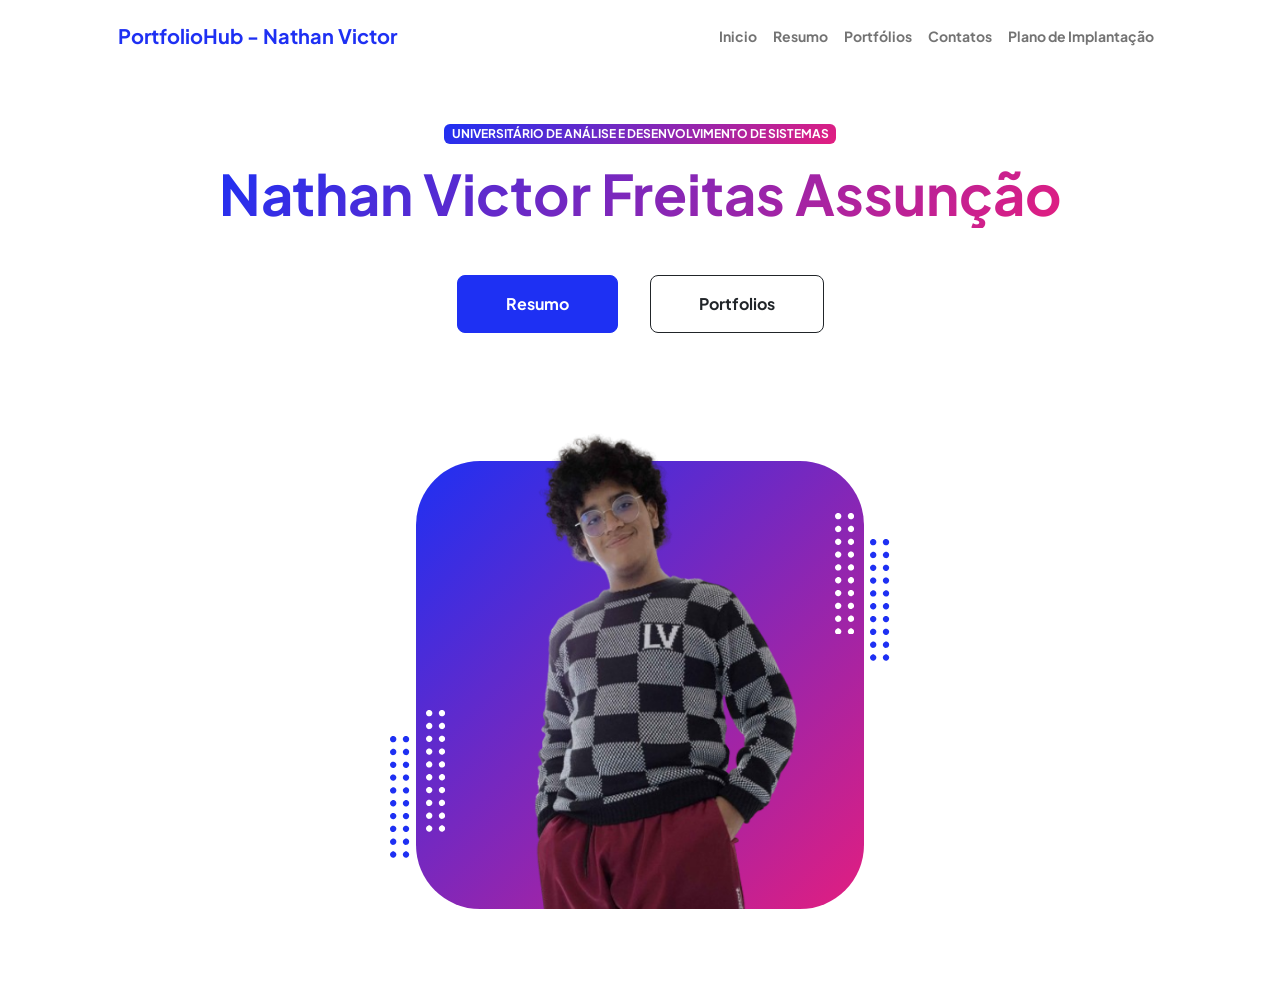
<file: index.html>
<!DOCTYPE html>
<html lang="en">


    <head>
        <meta charset="utf-8" />
        <meta name="viewport" content="width=device-width, initial-scale=1, shrink-to-fit=no" />
        <meta name="description" content="" />
        <meta name="author" content="" />
        <title>PortfolioHub - Nathan Victor Freitas Assunção</title>
        <!-- Favicon-->
        <link rel="icon" type="image/x-icon" href="assets/favicon.ico" />
        <!-- Custom Google font-->
        <link rel="preconnect" href="https://fonts.googleapis.com" />
        <link rel="preconnect" href="https://fonts.gstatic.com" crossorigin />
        <link href="https://fonts.googleapis.com/css2?family=Plus+Jakarta+Sans:wght@100;200;300;400;500;600;700;800;900&amp;display=swap" rel="stylesheet" />
        <!-- Bootstrap icons-->
        <link href="https://cdn.jsdelivr.net/npm/bootstrap-icons@1.8.1/font/bootstrap-icons.css" rel="stylesheet" />
        <!-- Core theme CSS (includes Bootstrap)-->
        <link href="css/styles.css" rel="stylesheet" />
    </head>


    <body class="d-flex flex-column h-100">
        <main class="flex-shrink-0">
            
            <!-- Navigation-->
            <nav class="navbar navbar-expand-lg navbar-light bg-white py-3">
                <div class="container px-5">
                    <a class="navbar-brand" href="index.html"><span class="fw-bolder text-primary">PortfolioHub - Nathan Victor</span></a>
                    <button class="navbar-toggler" type="button" data-bs-toggle="collapse" data-bs-target="#navbarSupportedContent" aria-controls="navbarSupportedContent" aria-expanded="false" aria-label="Toggle navigation"><span class="navbar-toggler-icon"></span></button>
                    <div class="collapse navbar-collapse" id="navbarSupportedContent">
                        <ul class="navbar-nav ms-auto mb-2 mb-lg-0 small fw-bolder">
                            <li class="nav-item"><a class="nav-link" href="index.html">Inicio</a></li>
                            <li class="nav-item"><a class="nav-link" href="resumo.html">Resumo</a></li>
                            <li class="nav-item"><a class="nav-link" href="portfolios.html">Portfólios</a></li>
                            <li class="nav-item"><a class="nav-link" href="contatos.html">Contatos</a></li>
                            <li class="nav-item"><a class="nav-link" href="https://docs.google.com/document/d/1Pz-uGKKR_5woy3SZvw393J3rif1ak4wphvKi2PFFeQk/edit?usp=sharing">Plano de Implantação</a></li>
                        </ul>
                    </div>
                </div>
            </nav>

            <!-- Header-->
            <header class="py-5">
                <div class="container px-5 pb-5">
                    <div class="row gx-5 align-items-center">
                        <div class="col-xxl-5">
                            <!-- Header text content-->
                            <div class="text-center text-xxl-start">
                                <div class="badge bg-gradient-primary-to-secondary text-white mb-3"><div class="text-uppercase">Universitário de Análise e Desenvolvimento de Sistemas</div></div>
                                <h1 class="display-4 fw-bolder mb-5"><span class="text-gradient d-inline">Nathan Victor Freitas Assunção</span></h1>
                                <div class="d-grid gap-3 d-sm-flex justify-content-sm-center justify-content-xxl-start mb-3">
                                    <a class="btn btn-primary btn-lg px-5 py-3 me-sm-3 fs-6 fw-bolder" href="resumo.html">Resumo</a>
                                    <a class="btn btn-outline-dark btn-lg px-5 py-3 fs-6 fw-bolder" href="portfolios.html">Portfolios</a>
                                </div>
                            </div>
                        </div>
                        <div class="col-xxl-7">
                            <!-- Header profile picture-->
                            <div class="d-flex justify-content-center mt-5 mt-xxl-0">
                                <div class="profile bg-gradient-primary-to-secondary">
                                    <!-- TIP: For best results, use a photo with a transparent background like the demo example below-->
                                    <!-- Watch a tutorial on how to do this on YouTube (link)-->
                                    <img class="profile-img" src="assets/eu14.png" alt="..." />
                                    <div class="dots-1">
                                        <!-- SVG Dots-->
                                        <svg version="1.1" xmlns="http://www.w3.org/2000/svg" xmlns:xlink="http://www.w3.org/1999/xlink" x="0px" y="0px" viewBox="0 0 191.6 1215.4" style="enable-background: new 0 0 191.6 1215.4" xml:space="preserve">
                                            <g transform="translate(0.000000,1280.000000) scale(0.100000,-0.100000)">
                                                <path d="M227.7,12788.6c-105-35-200-141-222-248c-43-206,163-412,369-369c155,32,275,190,260,339c-11,105-90,213-190,262        C383.7,12801.6,289.7,12808.6,227.7,12788.6z"></path>
                                                <path d="M1507.7,12788.6c-151-50-253-216-222-362c25-119,136-230,254-255c194-41,395,142,375,339c-11,105-90,213-190,262        C1663.7,12801.6,1569.7,12808.6,1507.7,12788.6z"></path>
                                                <path d="M227.7,11508.6c-105-35-200-141-222-248c-43-206,163-412,369-369c155,32,275,190,260,339c-11,105-90,213-190,262        C383.7,11521.6,289.7,11528.6,227.7,11508.6z"></path>
                                                <path d="M1507.7,11508.6c-151-50-253-216-222-362c25-119,136-230,254-255c194-41,395,142,375,339c-11,105-90,213-190,262        C1663.7,11521.6,1569.7,11528.6,1507.7,11508.6z"></path>
                                                <path d="M227.7,10228.6c-105-35-200-141-222-248c-43-206,163-412,369-369c155,32,275,190,260,339c-11,105-90,213-190,262        C383.7,10241.6,289.7,10248.6,227.7,10228.6z"></path>
                                                <path d="M1507.7,10228.6c-105-35-200-141-222-248c-43-206,163-412,369-369c155,32,275,190,260,339c-11,105-90,213-190,262        C1663.7,10241.6,1569.7,10248.6,1507.7,10228.6z"></path>
                                                <path d="M227.7,8948.6c-105-35-200-141-222-248c-43-206,163-412,369-369c155,32,275,190,260,339c-11,105-90,213-190,262        C383.7,8961.6,289.7,8968.6,227.7,8948.6z"></path>
                                                <path d="M1507.7,8948.6c-105-35-200-141-222-248c-43-206,163-412,369-369c155,32,275,190,260,339c-11,105-90,213-190,262        C1663.7,8961.6,1569.7,8968.6,1507.7,8948.6z"></path>
                                                <path d="M227.7,7668.6c-105-35-200-141-222-248c-43-206,163-412,369-369c155,32,275,190,260,339c-11,105-90,213-190,262        C383.7,7681.6,289.7,7688.6,227.7,7668.6z"></path>
                                                <path d="M1507.7,7668.6c-105-35-200-141-222-248c-43-206,163-412,369-369c155,32,275,190,260,339c-11,105-90,213-190,262        C1663.7,7681.6,1569.7,7688.6,1507.7,7668.6z"></path>
                                                <path d="M227.7,6388.6c-105-35-200-141-222-248c-43-206,163-412,369-369c155,32,275,190,260,339c-11,105-90,213-190,262        C383.7,6401.6,289.7,6408.6,227.7,6388.6z"></path>
                                                <path d="M1507.7,6388.6c-105-35-200-141-222-248c-43-206,163-412,369-369c155,32,275,190,260,339c-11,105-90,213-190,262        C1663.7,6401.6,1569.7,6408.6,1507.7,6388.6z"></path>
                                                <path d="M227.7,5108.6c-105-35-200-141-222-248c-43-206,163-412,369-369c155,32,275,190,260,339c-11,105-90,213-190,262        C383.7,5121.6,289.7,5128.6,227.7,5108.6z"></path>
                                                <path d="M1507.7,5108.6c-105-35-200-141-222-248c-43-206,163-412,369-369c155,32,275,190,260,339c-11,105-90,213-190,262        C1663.7,5121.6,1569.7,5128.6,1507.7,5108.6z"></path>
                                                <path d="M227.7,3828.6c-105-35-200-141-222-248c-43-206,163-412,369-369c155,32,275,190,260,339c-11,105-90,213-190,262        C383.7,3841.6,289.7,3848.6,227.7,3828.6z"></path>
                                                <path d="M1507.7,3828.6c-105-35-200-141-222-248c-43-206,163-412,369-369c155,32,275,190,260,339c-11,105-90,213-190,262        C1663.7,3841.6,1569.7,3848.6,1507.7,3828.6z"></path>
                                                <path d="M227.7,2548.6c-105-35-200-141-222-248c-43-206,163-412,369-369c155,32,275,190,260,339c-11,105-90,213-190,262        C383.7,2561.6,289.7,2568.6,227.7,2548.6z"></path>
                                                <path d="M1507.7,2548.6c-105-35-200-141-222-248c-43-206,163-412,369-369c155,32,275,190,260,339c-11,105-90,213-190,262        C1663.7,2561.6,1569.7,2568.6,1507.7,2548.6z"></path>
                                                <path d="M227.7,1268.6c-105-35-200-141-222-248c-43-206,163-412,369-369c155,32,275,190,260,339c-11,105-90,213-190,262        C383.7,1281.6,289.7,1288.6,227.7,1268.6z"></path>
                                                <path d="M1507.7,1268.6c-105-35-200-141-222-248c-43-206,163-412,369-369c155,32,275,190,260,339c-11,105-90,213-190,262        C1663.7,1281.6,1569.7,1288.6,1507.7,1268.6z"></path>
                                            </g>
                                        </svg>
                                        <!-- END of SVG dots-->
                                    </div>
                                    <div class="dots-2">
                                        <!-- SVG Dots-->
                                        <svg version="1.1" xmlns="http://www.w3.org/2000/svg" xmlns:xlink="http://www.w3.org/1999/xlink" x="0px" y="0px" viewBox="0 0 191.6 1215.4" style="enable-background: new 0 0 191.6 1215.4" xml:space="preserve">
                                            <g transform="translate(0.000000,1280.000000) scale(0.100000,-0.100000)">
                                                <path d="M227.7,12788.6c-105-35-200-141-222-248c-43-206,163-412,369-369c155,32,275,190,260,339c-11,105-90,213-190,262        C383.7,12801.6,289.7,12808.6,227.7,12788.6z"></path>
                                                <path d="M1507.7,12788.6c-151-50-253-216-222-362c25-119,136-230,254-255c194-41,395,142,375,339c-11,105-90,213-190,262        C1663.7,12801.6,1569.7,12808.6,1507.7,12788.6z"></path>
                                                <path d="M227.7,11508.6c-105-35-200-141-222-248c-43-206,163-412,369-369c155,32,275,190,260,339c-11,105-90,213-190,262        C383.7,11521.6,289.7,11528.6,227.7,11508.6z"></path>
                                                <path d="M1507.7,11508.6c-151-50-253-216-222-362c25-119,136-230,254-255c194-41,395,142,375,339c-11,105-90,213-190,262        C1663.7,11521.6,1569.7,11528.6,1507.7,11508.6z"></path>
                                                <path d="M227.7,10228.6c-105-35-200-141-222-248c-43-206,163-412,369-369c155,32,275,190,260,339c-11,105-90,213-190,262        C383.7,10241.6,289.7,10248.6,227.7,10228.6z"></path>
                                                <path d="M1507.7,10228.6c-105-35-200-141-222-248c-43-206,163-412,369-369c155,32,275,190,260,339c-11,105-90,213-190,262        C1663.7,10241.6,1569.7,10248.6,1507.7,10228.6z"></path>
                                                <path d="M227.7,8948.6c-105-35-200-141-222-248c-43-206,163-412,369-369c155,32,275,190,260,339c-11,105-90,213-190,262        C383.7,8961.6,289.7,8968.6,227.7,8948.6z"></path>
                                                <path d="M1507.7,8948.6c-105-35-200-141-222-248c-43-206,163-412,369-369c155,32,275,190,260,339c-11,105-90,213-190,262        C1663.7,8961.6,1569.7,8968.6,1507.7,8948.6z"></path>
                                                <path d="M227.7,7668.6c-105-35-200-141-222-248c-43-206,163-412,369-369c155,32,275,190,260,339c-11,105-90,213-190,262        C383.7,7681.6,289.7,7688.6,227.7,7668.6z"></path>
                                                <path d="M1507.7,7668.6c-105-35-200-141-222-248c-43-206,163-412,369-369c155,32,275,190,260,339c-11,105-90,213-190,262        C1663.7,7681.6,1569.7,7688.6,1507.7,7668.6z"></path>
                                                <path d="M227.7,6388.6c-105-35-200-141-222-248c-43-206,163-412,369-369c155,32,275,190,260,339c-11,105-90,213-190,262        C383.7,6401.6,289.7,6408.6,227.7,6388.6z"></path>
                                                <path d="M1507.7,6388.6c-105-35-200-141-222-248c-43-206,163-412,369-369c155,32,275,190,260,339c-11,105-90,213-190,262        C1663.7,6401.6,1569.7,6408.6,1507.7,6388.6z"></path>
                                                <path d="M227.7,5108.6c-105-35-200-141-222-248c-43-206,163-412,369-369c155,32,275,190,260,339c-11,105-90,213-190,262        C383.7,5121.6,289.7,5128.6,227.7,5108.6z"></path>
                                                <path d="M1507.7,5108.6c-105-35-200-141-222-248c-43-206,163-412,369-369c155,32,275,190,260,339c-11,105-90,213-190,262        C1663.7,5121.6,1569.7,5128.6,1507.7,5108.6z"></path>
                                                <path d="M227.7,3828.6c-105-35-200-141-222-248c-43-206,163-412,369-369c155,32,275,190,260,339c-11,105-90,213-190,262        C383.7,3841.6,289.7,3848.6,227.7,3828.6z"></path>
                                                <path d="M1507.7,3828.6c-105-35-200-141-222-248c-43-206,163-412,369-369c155,32,275,190,260,339c-11,105-90,213-190,262        C1663.7,3841.6,1569.7,3848.6,1507.7,3828.6z"></path>
                                                <path d="M227.7,2548.6c-105-35-200-141-222-248c-43-206,163-412,369-369c155,32,275,190,260,339c-11,105-90,213-190,262        C383.7,2561.6,289.7,2568.6,227.7,2548.6z"></path>
                                                <path d="M1507.7,2548.6c-105-35-200-141-222-248c-43-206,163-412,369-369c155,32,275,190,260,339c-11,105-90,213-190,262        C1663.7,2561.6,1569.7,2568.6,1507.7,2548.6z"></path>
                                                <path d="M227.7,1268.6c-105-35-200-141-222-248c-43-206,163-412,369-369c155,32,275,190,260,339c-11,105-90,213-190,262        C383.7,1281.6,289.7,1288.6,227.7,1268.6z"></path>
                                                <path d="M1507.7,1268.6c-105-35-200-141-222-248c-43-206,163-412,369-369c155,32,275,190,260,339c-11,105-90,213-190,262        C1663.7,1281.6,1569.7,1288.6,1507.7,1268.6z"></path>
                                            </g>
                                        </svg>
                                        <!-- END of SVG dots-->
                                    </div>
                                    <div class="dots-3">
                                        <!-- SVG Dots-->
                                        <svg version="1.1" xmlns="http://www.w3.org/2000/svg" xmlns:xlink="http://www.w3.org/1999/xlink" x="0px" y="0px" viewBox="0 0 191.6 1215.4" style="enable-background: new 0 0 191.6 1215.4" xml:space="preserve">
                                            <g transform="translate(0.000000,1280.000000) scale(0.100000,-0.100000)">
                                                <path d="M227.7,12788.6c-105-35-200-141-222-248c-43-206,163-412,369-369c155,32,275,190,260,339c-11,105-90,213-190,262        C383.7,12801.6,289.7,12808.6,227.7,12788.6z"></path>
                                                <path d="M1507.7,12788.6c-151-50-253-216-222-362c25-119,136-230,254-255c194-41,395,142,375,339c-11,105-90,213-190,262        C1663.7,12801.6,1569.7,12808.6,1507.7,12788.6z"></path>
                                                <path d="M227.7,11508.6c-105-35-200-141-222-248c-43-206,163-412,369-369c155,32,275,190,260,339c-11,105-90,213-190,262        C383.7,11521.6,289.7,11528.6,227.7,11508.6z"></path>
                                                <path d="M1507.7,11508.6c-151-50-253-216-222-362c25-119,136-230,254-255c194-41,395,142,375,339c-11,105-90,213-190,262        C1663.7,11521.6,1569.7,11528.6,1507.7,11508.6z"></path>
                                                <path d="M227.7,10228.6c-105-35-200-141-222-248c-43-206,163-412,369-369c155,32,275,190,260,339c-11,105-90,213-190,262        C383.7,10241.6,289.7,10248.6,227.7,10228.6z"></path>
                                                <path d="M1507.7,10228.6c-105-35-200-141-222-248c-43-206,163-412,369-369c155,32,275,190,260,339c-11,105-90,213-190,262        C1663.7,10241.6,1569.7,10248.6,1507.7,10228.6z"></path>
                                                <path d="M227.7,8948.6c-105-35-200-141-222-248c-43-206,163-412,369-369c155,32,275,190,260,339c-11,105-90,213-190,262        C383.7,8961.6,289.7,8968.6,227.7,8948.6z"></path>
                                                <path d="M1507.7,8948.6c-105-35-200-141-222-248c-43-206,163-412,369-369c155,32,275,190,260,339c-11,105-90,213-190,262        C1663.7,8961.6,1569.7,8968.6,1507.7,8948.6z"></path>
                                                <path d="M227.7,7668.6c-105-35-200-141-222-248c-43-206,163-412,369-369c155,32,275,190,260,339c-11,105-90,213-190,262        C383.7,7681.6,289.7,7688.6,227.7,7668.6z"></path>
                                                <path d="M1507.7,7668.6c-105-35-200-141-222-248c-43-206,163-412,369-369c155,32,275,190,260,339c-11,105-90,213-190,262        C1663.7,7681.6,1569.7,7688.6,1507.7,7668.6z"></path>
                                                <path d="M227.7,6388.6c-105-35-200-141-222-248c-43-206,163-412,369-369c155,32,275,190,260,339c-11,105-90,213-190,262        C383.7,6401.6,289.7,6408.6,227.7,6388.6z"></path>
                                                <path d="M1507.7,6388.6c-105-35-200-141-222-248c-43-206,163-412,369-369c155,32,275,190,260,339c-11,105-90,213-190,262        C1663.7,6401.6,1569.7,6408.6,1507.7,6388.6z"></path>
                                                <path d="M227.7,5108.6c-105-35-200-141-222-248c-43-206,163-412,369-369c155,32,275,190,260,339c-11,105-90,213-190,262        C383.7,5121.6,289.7,5128.6,227.7,5108.6z"></path>
                                                <path d="M1507.7,5108.6c-105-35-200-141-222-248c-43-206,163-412,369-369c155,32,275,190,260,339c-11,105-90,213-190,262        C1663.7,5121.6,1569.7,5128.6,1507.7,5108.6z"></path>
                                                <path d="M227.7,3828.6c-105-35-200-141-222-248c-43-206,163-412,369-369c155,32,275,190,260,339c-11,105-90,213-190,262        C383.7,3841.6,289.7,3848.6,227.7,3828.6z"></path>
                                                <path d="M1507.7,3828.6c-105-35-200-141-222-248c-43-206,163-412,369-369c155,32,275,190,260,339c-11,105-90,213-190,262        C1663.7,3841.6,1569.7,3848.6,1507.7,3828.6z"></path>
                                                <path d="M227.7,2548.6c-105-35-200-141-222-248c-43-206,163-412,369-369c155,32,275,190,260,339c-11,105-90,213-190,262        C383.7,2561.6,289.7,2568.6,227.7,2548.6z"></path>
                                                <path d="M1507.7,2548.6c-105-35-200-141-222-248c-43-206,163-412,369-369c155,32,275,190,260,339c-11,105-90,213-190,262        C1663.7,2561.6,1569.7,2568.6,1507.7,2548.6z"></path>
                                                <path d="M227.7,1268.6c-105-35-200-141-222-248c-43-206,163-412,369-369c155,32,275,190,260,339c-11,105-90,213-190,262        C383.7,1281.6,289.7,1288.6,227.7,1268.6z"></path>
                                                <path d="M1507.7,1268.6c-105-35-200-141-222-248c-43-206,163-412,369-369c155,32,275,190,260,339c-11,105-90,213-190,262        C1663.7,1281.6,1569.7,1288.6,1507.7,1268.6z"></path>
                                            </g>
                                        </svg>
                                        <!-- END of SVG dots-->
                                    </div>
                                    <div class="dots-4">
                                        <!-- SVG Dots-->
                                        <svg version="1.1" xmlns="http://www.w3.org/2000/svg" xmlns:xlink="http://www.w3.org/1999/xlink" x="0px" y="0px" viewBox="0 0 191.6 1215.4" style="enable-background: new 0 0 191.6 1215.4" xml:space="preserve">
                                            <g transform="translate(0.000000,1280.000000) scale(0.100000,-0.100000)">
                                                <path d="M227.7,12788.6c-105-35-200-141-222-248c-43-206,163-412,369-369c155,32,275,190,260,339c-11,105-90,213-190,262        C383.7,12801.6,289.7,12808.6,227.7,12788.6z"></path>
                                                <path d="M1507.7,12788.6c-151-50-253-216-222-362c25-119,136-230,254-255c194-41,395,142,375,339c-11,105-90,213-190,262        C1663.7,12801.6,1569.7,12808.6,1507.7,12788.6z"></path>
                                                <path d="M227.7,11508.6c-105-35-200-141-222-248c-43-206,163-412,369-369c155,32,275,190,260,339c-11,105-90,213-190,262        C383.7,11521.6,289.7,11528.6,227.7,11508.6z"></path>
                                                <path d="M1507.7,11508.6c-151-50-253-216-222-362c25-119,136-230,254-255c194-41,395,142,375,339c-11,105-90,213-190,262        C1663.7,11521.6,1569.7,11528.6,1507.7,11508.6z"></path>
                                                <path d="M227.7,10228.6c-105-35-200-141-222-248c-43-206,163-412,369-369c155,32,275,190,260,339c-11,105-90,213-190,262        C383.7,10241.6,289.7,10248.6,227.7,10228.6z"></path>
                                                <path d="M1507.7,10228.6c-105-35-200-141-222-248c-43-206,163-412,369-369c155,32,275,190,260,339c-11,105-90,213-190,262        C1663.7,10241.6,1569.7,10248.6,1507.7,10228.6z"></path>
                                                <path d="M227.7,8948.6c-105-35-200-141-222-248c-43-206,163-412,369-369c155,32,275,190,260,339c-11,105-90,213-190,262        C383.7,8961.6,289.7,8968.6,227.7,8948.6z"></path>
                                                <path d="M1507.7,8948.6c-105-35-200-141-222-248c-43-206,163-412,369-369c155,32,275,190,260,339c-11,105-90,213-190,262        C1663.7,8961.6,1569.7,8968.6,1507.7,8948.6z"></path>
                                                <path d="M227.7,7668.6c-105-35-200-141-222-248c-43-206,163-412,369-369c155,32,275,190,260,339c-11,105-90,213-190,262        C383.7,7681.6,289.7,7688.6,227.7,7668.6z"></path>
                                                <path d="M1507.7,7668.6c-105-35-200-141-222-248c-43-206,163-412,369-369c155,32,275,190,260,339c-11,105-90,213-190,262        C1663.7,7681.6,1569.7,7688.6,1507.7,7668.6z"></path>
                                                <path d="M227.7,6388.6c-105-35-200-141-222-248c-43-206,163-412,369-369c155,32,275,190,260,339c-11,105-90,213-190,262        C383.7,6401.6,289.7,6408.6,227.7,6388.6z"></path>
                                                <path d="M1507.7,6388.6c-105-35-200-141-222-248c-43-206,163-412,369-369c155,32,275,190,260,339c-11,105-90,213-190,262        C1663.7,6401.6,1569.7,6408.6,1507.7,6388.6z"></path>
                                                <path d="M227.7,5108.6c-105-35-200-141-222-248c-43-206,163-412,369-369c155,32,275,190,260,339c-11,105-90,213-190,262        C383.7,5121.6,289.7,5128.6,227.7,5108.6z"></path>
                                                <path d="M1507.7,5108.6c-105-35-200-141-222-248c-43-206,163-412,369-369c155,32,275,190,260,339c-11,105-90,213-190,262        C1663.7,5121.6,1569.7,5128.6,1507.7,5108.6z"></path>
                                                <path d="M227.7,3828.6c-105-35-200-141-222-248c-43-206,163-412,369-369c155,32,275,190,260,339c-11,105-90,213-190,262        C383.7,3841.6,289.7,3848.6,227.7,3828.6z"></path>
                                                <path d="M1507.7,3828.6c-105-35-200-141-222-248c-43-206,163-412,369-369c155,32,275,190,260,339c-11,105-90,213-190,262        C1663.7,3841.6,1569.7,3848.6,1507.7,3828.6z"></path>
                                                <path d="M227.7,2548.6c-105-35-200-141-222-248c-43-206,163-412,369-369c155,32,275,190,260,339c-11,105-90,213-190,262        C383.7,2561.6,289.7,2568.6,227.7,2548.6z"></path>
                                                <path d="M1507.7,2548.6c-105-35-200-141-222-248c-43-206,163-412,369-369c155,32,275,190,260,339c-11,105-90,213-190,262        C1663.7,2561.6,1569.7,2568.6,1507.7,2548.6z"></path>
                                                <path d="M227.7,1268.6c-105-35-200-141-222-248c-43-206,163-412,369-369c155,32,275,190,260,339c-11,105-90,213-190,262        C383.7,1281.6,289.7,1288.6,227.7,1268.6z"></path>
                                                <path d="M1507.7,1268.6c-105-35-200-141-222-248c-43-206,163-412,369-369c155,32,275,190,260,339c-11,105-90,213-190,262        C1663.7,1281.6,1569.7,1288.6,1507.7,1268.6z"></path>
                                            </g>
                                        </svg>
                                        <!-- END of SVG dots-->
                                    </div>
                                </div>
                            </div>
                        </div>
                    </div>
                </div>
            </header>
            </section>
        </main>

    </body>
</html>
</file>
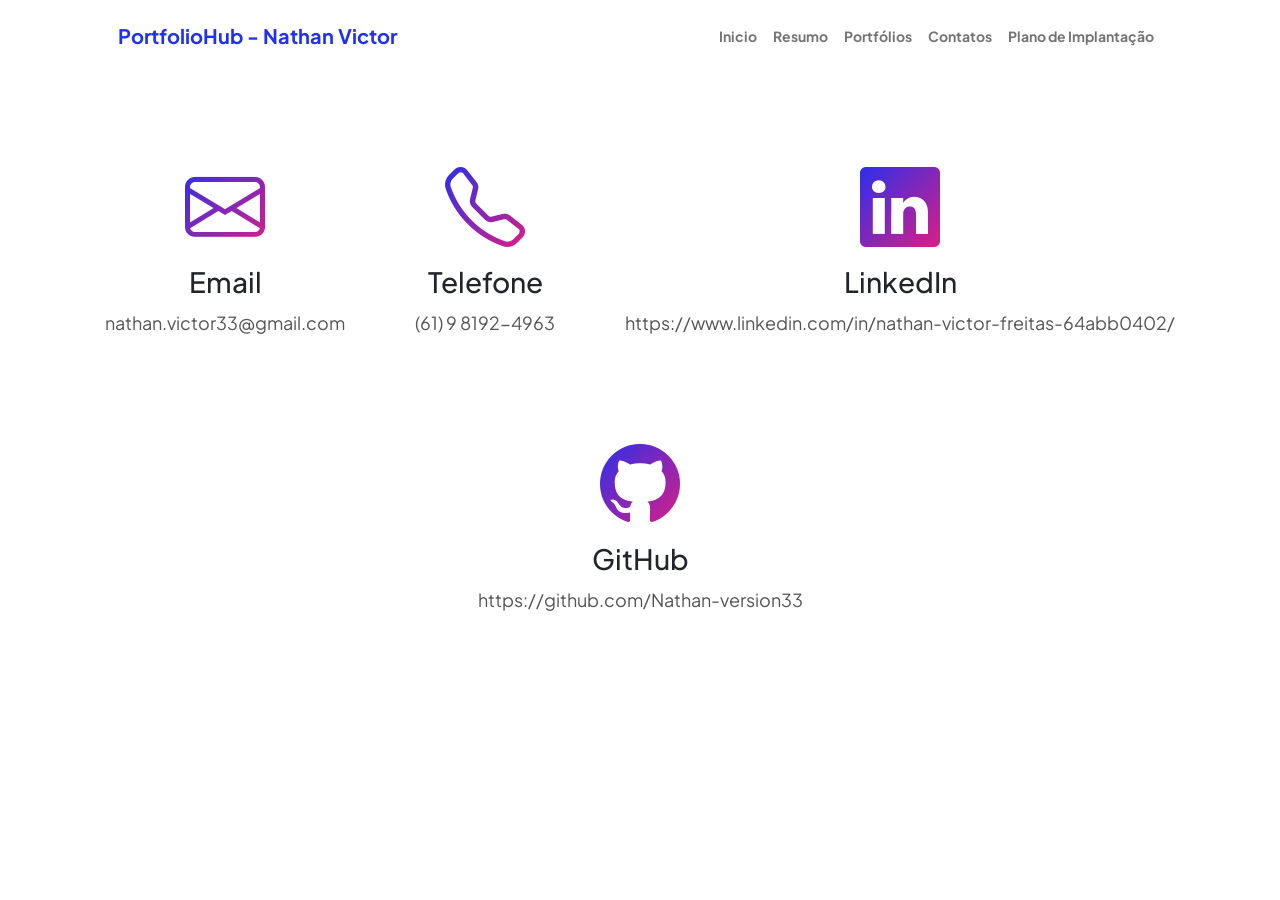
<file: contatos.html>
<!DOCTYPE html>
<html lang="en">
    <head>
        <meta charset="utf-8" />
        <meta name="viewport" content="width=device-width, initial-scale=1, shrink-to-fit=no" />
        <meta name="description" content />
        <meta name="author" content />
        <title>Modern Business - Start Bootstrap Template</title>
        <!-- Favicon-->
        <link rel="icon" type="image/x-icon" href="assets/favicon.ico" />
        <!-- Custom Google font-->
        <link rel="preconnect" href="https://fonts.googleapis.com" />
        <link rel="preconnect" href="https://fonts.gstatic.com" crossorigin />
        <link href="https://fonts.googleapis.com/css2?family=Plus+Jakarta+Sans:wght@100;200;300;400;500;600;700;800;900&amp;display=swap" rel="stylesheet" />
        <!-- Bootstrap icons-->
        <link href="https://cdn.jsdelivr.net/npm/bootstrap-icons@1.8.1/font/bootstrap-icons.css" rel="stylesheet" />
        <!-- Core theme CSS (includes Bootstrap)-->
        <link href="css/styles.css" rel="stylesheet" />
    </head>
    <body class="d-flex flex-column">
        <main class="flex-shrink-0">
            <!-- Navigation-->
            <nav class="navbar navbar-expand-lg navbar-light bg-white py-3">
                <div class="container px-5">
                    <a class="navbar-brand" href="index.html"><span class="fw-bolder text-primary">PortfolioHub - Nathan Victor</span></a>
                    <button class="navbar-toggler" type="button" data-bs-toggle="collapse" data-bs-target="#navbarSupportedContent" aria-controls="navbarSupportedContent" aria-expanded="false" aria-label="Toggle navigation"><span class="navbar-toggler-icon"></span></button>
                    <div class="collapse navbar-collapse" id="navbarSupportedContent">
                        <ul class="navbar-nav ms-auto mb-2 mb-lg-0 small fw-bolder">
                            <li class="nav-item"><a class="nav-link" href="index.html">Inicio</a></li>
                            <li class="nav-item"><a class="nav-link" href="resumo.html">Resumo</a></li>
                            <li class="nav-item"><a class="nav-link" href="portfolios.html">Portfólios</a></li>
                            <li class="nav-item"><a class="nav-link" href="contatos.html">Contatos</a></li>
                            <li class="nav-item"><a class="nav-link" href="https://docs.google.com/document/d/1Pz-uGKKR_5woy3SZvw393J3rif1ak4wphvKi2PFFeQk/edit?usp=sharing">Plano de Implantação</a></li>
                        </ul>
                    </div>
                </div>
            </nav>

                    <!-- About Section-->
            <section class="contact-section">
                <div class="contact-container">

                    <div class="contact-item">
                        <i class="bi bi-envelope"></i>
                        <h3>Email</h3>
                        <p>nathan.victor33@gmail.com</p>
                    </div>

                    <div class="contact-item">
                        <i class="bi bi-telephone"></i>
                        <h3>Telefone</h3>
                        <p>(61) 9 8192-4963</p>
                    </div>

                    <div class="contact-item">
                        <i class="bi bi-linkedin"></i>
                        <h3>LinkedIn</h3>
                        <p>https://www.linkedin.com/in/nathan-victor-freitas-64abb0402/</p>
                    </div>

                    <div class="contact-item">
                        <i class="bi bi-github"></i>
                        <h3>GitHub</h3>
                        <p>https://github.com/Nathan-version33</p>
                    </div>

                </div>
            </section>

    </body>
</html>
</file>
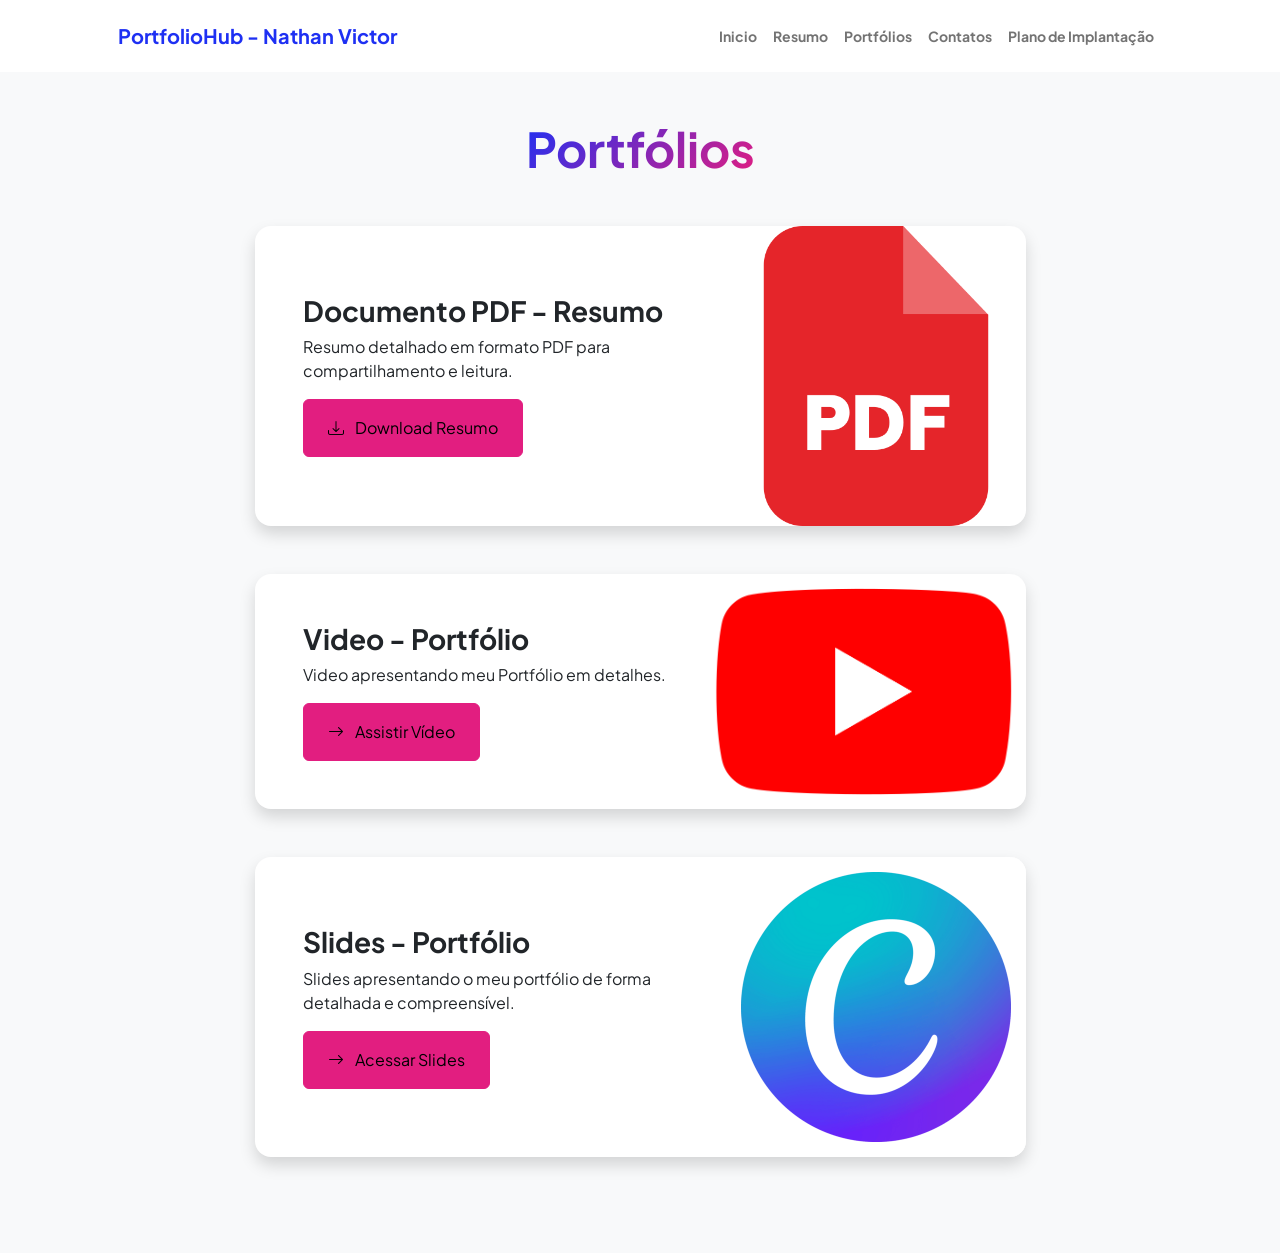
<file: portfolios.html>
<!DOCTYPE html>
<html lang="en">
    <head>
        <meta charset="utf-8" />
        <meta name="viewport" content="width=device-width, initial-scale=1, shrink-to-fit=no" />
        <meta name="description" content="" />
        <meta name="author" content="" />
        <title>Modern Business - Start Bootstrap Template</title>
        <!-- Favicon-->
        <link rel="icon" type="image/x-icon" href="assets/favicon.ico" />
        <!-- Custom Google font-->
        <link rel="preconnect" href="https://fonts.googleapis.com" />
        <link rel="preconnect" href="https://fonts.gstatic.com" crossorigin />
        <link href="https://fonts.googleapis.com/css2?family=Plus+Jakarta+Sans:wght@100;200;300;400;500;600;700;800;900&amp;display=swap" rel="stylesheet" />
        <!-- Bootstrap icons-->
        <link href="https://cdn.jsdelivr.net/npm/bootstrap-icons@1.8.1/font/bootstrap-icons.css" rel="stylesheet" />
        <!-- Core theme CSS (includes Bootstrap)-->
        <link href="css/styles.css" rel="stylesheet" />
    </head>
    <body class="d-flex flex-column h-100 bg-light">
        <main class="flex-shrink-0">
            <!-- Navigation-->
            <nav class="navbar navbar-expand-lg navbar-light bg-white py-3">
                <div class="container px-5">
                    <a class="navbar-brand" href="index.html"><span class="fw-bolder text-primary">PortfolioHub - Nathan Victor</span></a>
                    <button class="navbar-toggler" type="button" data-bs-toggle="collapse" data-bs-target="#navbarSupportedContent" aria-controls="navbarSupportedContent" aria-expanded="false" aria-label="Toggle navigation"><span class="navbar-toggler-icon"></span></button>
                    <div class="collapse navbar-collapse" id="navbarSupportedContent">
                        <ul class="navbar-nav ms-auto mb-2 mb-lg-0 small fw-bolder">
                            <li class="nav-item"><a class="nav-link" href="index.html">Inicio</a></li>
                            <li class="nav-item"><a class="nav-link" href="resumo.html">Resumo</a></li>
                            <li class="nav-item"><a class="nav-link" href="portfolios.html">Portfólios</a></li>
                            <li class="nav-item"><a class="nav-link" href="contatos.html">Contatos</a></li>
                            <li class="nav-item"><a class="nav-link" href="https://docs.google.com/document/d/1Pz-uGKKR_5woy3SZvw393J3rif1ak4wphvKi2PFFeQk/edit?usp=sharing">Plano de Implantação</a></li>
                        </ul>
                    </div>
                </div>
            </nav>
            <!-- Projects Section-->
            <section class="py-5">
                <div class="container px-5 mb-5">
                    <div class="text-center mb-5">
                        <h1 class="display-5 fw-bolder mb-0"><span class="text-gradient d-inline">Portfólios</span></h1>
                    </div>

                    <div class="row gx-5 justify-content-center">
                        <div class="col-lg-11 col-xl-9 col-xxl-8">

                            <!-- Project Card 1-->
                            <div class="card overflow-hidden shadow rounded-4 border-0 mb-5">
                                <div class="card-body p-0">
                                    <div class="d-flex align-items-center">
                                        <div class="p-5">
                                            <h3 class="fw-bolder">Documento PDF - Resumo</h3>
                                            <p>Resumo detalhado em formato PDF para compartilhamento e leitura.</p>
                                                <a class="btn btn-secondary px-4 py-3" href="assets/PortfolioHub Resumo - Nathan Victor Freitas Assunção.pdf">
                                                <div class="d-inline-block bi bi-download me-2"></div>
                                                Download Resumo
                                                </a>
                                        </div>
                                        <img class="img-fluid" src="assets/arquivo_pdf.png" alt="..." width="300" height="400" />
                                    </div>
                                </div>
                            </div>


                            <!-- Project Card 2-->
                            <div class="card overflow-hidden shadow rounded-4 border-0 mb-5">
                                <div class="card-body p-0">
                                    <div class="d-flex align-items-center">
                                        <div class="p-5">
                                            <h3 class="fw-bolder">Video - Portfólio</h3>
                                            <p>Video apresentando meu Portfólio em detalhes.</p>
                                                <a class="btn btn-secondary px-4 py-3" href="https://youtu.be/t6rzUMxgYxA">
                                                <div class="d-inline-block bi bi-arrow-right me-2"></div>
                                                Assistir Vídeo
                                                </a>
                                        </div>
                                        <img class="img-fluid" src="assets/Youtube_logo.png" alt="..." width="300" height="400" />
                                    </div>
                                </div>
                            </div>
                            

                            <!-- Project Card 3-->
                            <div class="card overflow-hidden shadow rounded-4 border-0">
                                <div class="card-body p-0">
                                    <div class="d-flex align-items-center">
                                        <div class="p-5">
                                            <h3 class="fw-bolder">Slides - Portfólio</h3>
                                            <p>Slides apresentando o meu portfólio de forma detalhada e compreensível.</p>
                                                <a class="btn btn-secondary px-4 py-3" href="https://canva.link/6j3kx44yfwej8wu">
                                                <div class="d-inline-block bi bi-arrow-right me-2"></div>
                                                Acessar Slides
                                                </a>
                                        </div>
                                        <img class="img-fluid" src="assets/canva_slides.png" alt="..." width="300" height="400" />
                                    </div>
                                </div>
                            </div>
                            

                            
                        </div>
                    </div>
                </div>
            </section>

        </main>

    </body>
</html>
</file>
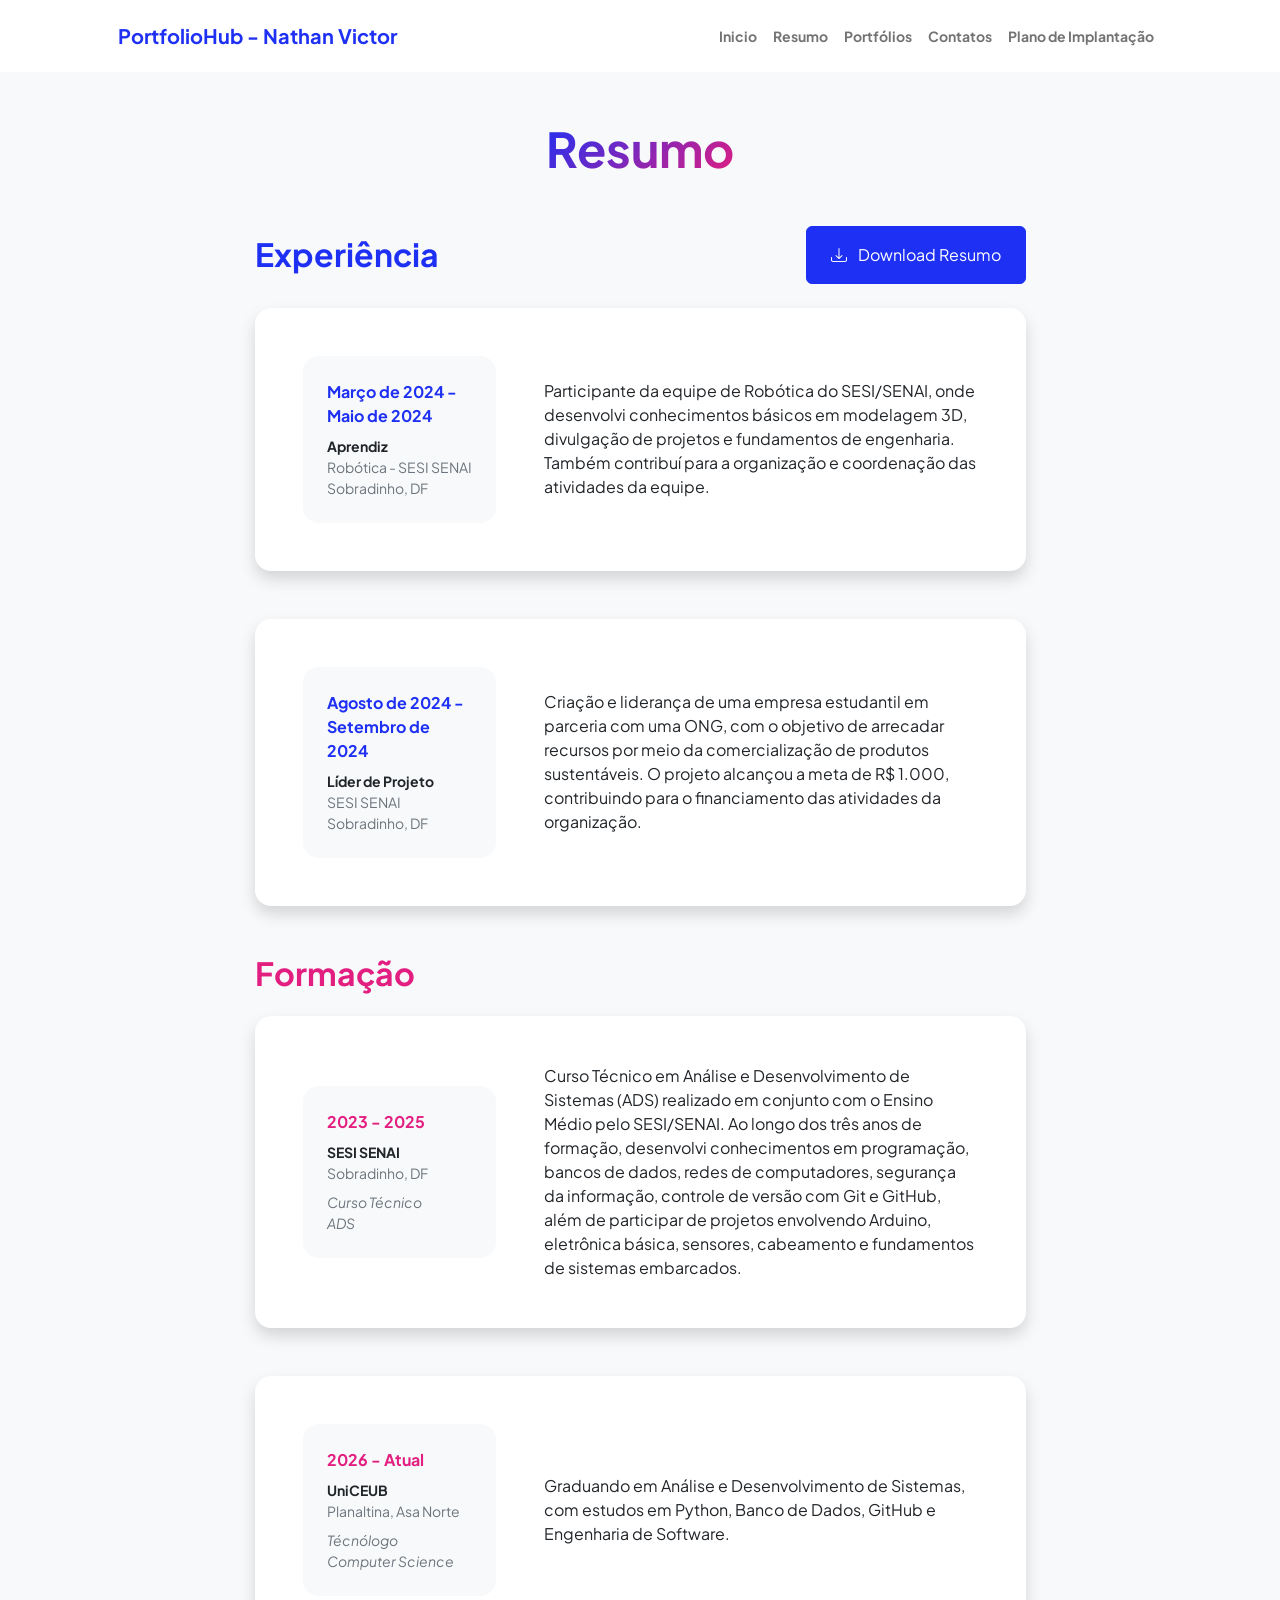
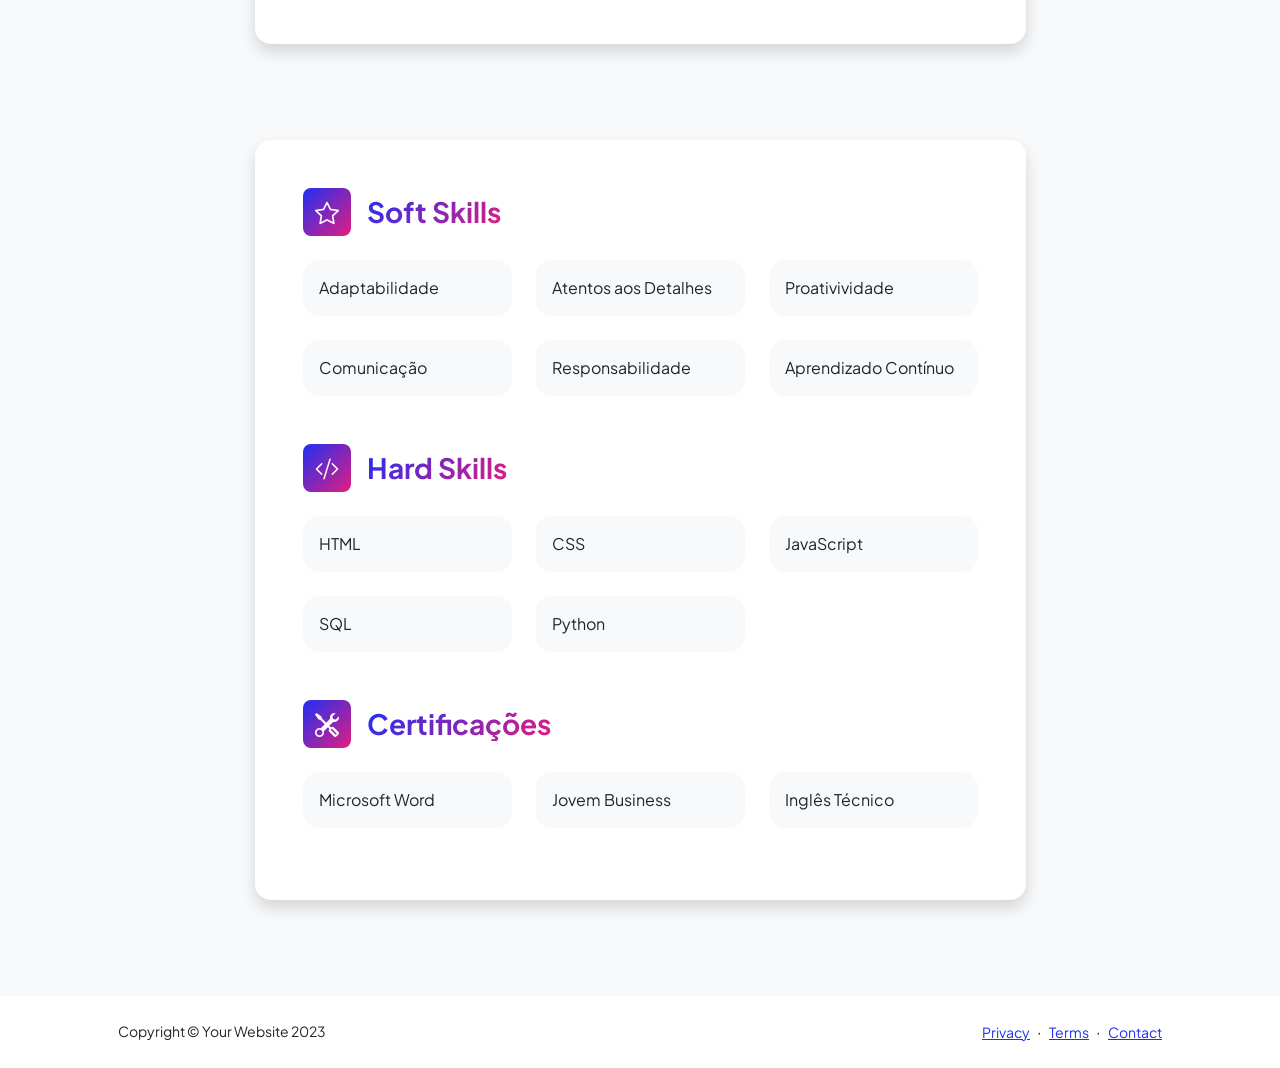
<file: resumo.html>
<!DOCTYPE html>
<html lang="en">
    <head>
        <meta charset="utf-8" />
        <meta name="viewport" content="width=device-width, initial-scale=1, shrink-to-fit=no" />
        <meta name="description" content="" />
        <meta name="author" content="" />
        <title>Personal - Start Bootstrap Template</title>
        <!-- Favicon-->
        <link rel="icon" type="image/x-icon" href="assets/favicon.ico" />
        <!-- Custom Google font-->
        <link rel="preconnect" href="https://fonts.googleapis.com" />
        <link rel="preconnect" href="https://fonts.gstatic.com" crossorigin />
        <link href="https://fonts.googleapis.com/css2?family=Plus+Jakarta+Sans:wght@100;200;300;400;500;600;700;800;900&amp;display=swap" rel="stylesheet" />
        <!-- Bootstrap icons-->
        <link href="https://cdn.jsdelivr.net/npm/bootstrap-icons@1.8.1/font/bootstrap-icons.css" rel="stylesheet" />
        <!-- Core theme CSS (includes Bootstrap)-->
        <link href="css/styles.css" rel="stylesheet" />
    </head>
    <body class="d-flex flex-column h-100 bg-light">
        <main class="flex-shrink-0">
            <!-- Navigation-->
            <nav class="navbar navbar-expand-lg navbar-light bg-white py-3">
                <div class="container px-5">
                    <a class="navbar-brand" href="index.html"><span class="fw-bolder text-primary">PortfolioHub - Nathan Victor</span></a>
                    <button class="navbar-toggler" type="button" data-bs-toggle="collapse" data-bs-target="#navbarSupportedContent" aria-controls="navbarSupportedContent" aria-expanded="false" aria-label="Toggle navigation"><span class="navbar-toggler-icon"></span></button>
                    <div class="collapse navbar-collapse" id="navbarSupportedContent">
                        <ul class="navbar-nav ms-auto mb-2 mb-lg-0 small fw-bolder">
                            <li class="nav-item"><a class="nav-link" href="index.html">Inicio</a></li>
                            <li class="nav-item"><a class="nav-link" href="resumo.html">Resumo</a></li>
                            <li class="nav-item"><a class="nav-link" href="portfolios.html">Portfólios</a></li>
                            <li class="nav-item"><a class="nav-link" href="contatos.html">Contatos</a></li>
                            <li class="nav-item"><a class="nav-link" href="https://docs.google.com/document/d/1Pz-uGKKR_5woy3SZvw393J3rif1ak4wphvKi2PFFeQk/edit?usp=sharing">Plano de Implantação</a></li>
                        </ul>
                    </div>
                </div>
            </nav>
            <!-- Page Content-->
            <div class="container px-5 my-5">
                <div class="text-center mb-5">
                    <h1 class="display-5 fw-bolder mb-0"><span class="text-gradient d-inline">Resumo</span></h1>
                </div>
                <div class="row gx-5 justify-content-center">
                    <div class="col-lg-11 col-xl-9 col-xxl-8">

                        <!-- Experience Section-->
                        <section>
                            <div class="d-flex align-items-center justify-content-between mb-4">
                                <h2 class="text-primary fw-bolder mb-0">Experiência</h2>
                                <!-- Download resume button-->
                                <!-- Note: Set the link href target to a PDF file within your project-->
                                <a class="btn btn-primary px-4 py-3" href="assets/PortfolioHub Resumo - Nathan Victor Freitas Assunção.pdf">
                                    <div class="d-inline-block bi bi-download me-2"></div>
                                    Download Resumo
                                </a>
                            
                            </div>
                            <!-- Experience Card 1-->
                            <div class="card shadow border-0 rounded-4 mb-5">
                                <div class="card-body p-5">
                                    <div class="row align-items-center gx-5">
                                        <div class="col text-center text-lg-start mb-4 mb-lg-0">
                                            <div class="bg-light p-4 rounded-4">
                                                <div class="text-primary fw-bolder mb-2">Março de 2024  - Maio de 2024</div>
                                                <div class="small fw-bolder">Aprendiz</div>
                                                <div class="small text-muted">Robótica - SESI SENAI</div>
                                                <div class="small text-muted">Sobradinho, DF</div>
                                            </div>
                                        </div>
                                        <div class="col-lg-8"><div> Participante da equipe de Robótica do SESI/SENAI, onde desenvolvi conhecimentos básicos em modelagem 3D, divulgação de projetos e fundamentos de engenharia. Também contribuí para a organização e coordenação das atividades da equipe. </div></div>
                                    </div>
                                </div>
                            </div>
                            <!-- Experience Card 2-->
                            <div class="card shadow border-0 rounded-4 mb-5">
                                <div class="card-body p-5">
                                    <div class="row align-items-center gx-5">
                                        <div class="col text-center text-lg-start mb-4 mb-lg-0">
                                            <div class="bg-light p-4 rounded-4">
                                                <div class="text-primary fw-bolder mb-2">Agosto de 2024 - Setembro de 2024</div>
                                                <div class="small fw-bolder">Líder de Projeto</div>
                                                <div class="small text-muted">SESI SENAI</div>
                                                <div class="small text-muted">Sobradinho, DF</div>
                                            </div>
                                        </div>
                                        <div class="col-lg-8"><div>Criação e liderança de uma empresa estudantil em parceria com uma ONG, com o objetivo de arrecadar recursos por meio da comercialização de produtos sustentáveis. O projeto alcançou a meta de R$ 1.000, contribuindo para o financiamento das atividades da organização.</div></div>
                                    </div>
                                </div>
                            </div>
                        </section>


                        <!-- Education Section-->
                        <section>
                            <h2 class="text-secondary fw-bolder mb-4">Formação</h2>
                            <!-- Education Card 1-->
                            <div class="card shadow border-0 rounded-4 mb-5">
                                <div class="card-body p-5">
                                    <div class="row align-items-center gx-5">
                                        <div class="col text-center text-lg-start mb-4 mb-lg-0">
                                            <div class="bg-light p-4 rounded-4">
                                                <div class="text-secondary fw-bolder mb-2">2023 - 2025</div>
                                                <div class="mb-2">
                                                    <div class="small fw-bolder">SESI SENAI</div>
                                                    <div class="small text-muted">Sobradinho, DF</div>
                                                </div>
                                                <div class="fst-italic">
                                                    <div class="small text-muted">Curso Técnico</div>
                                                    <div class="small text-muted">ADS</div>
                                                </div>
                                            </div>
                                        </div>
                                        <div class="col-lg-8"><div>Curso Técnico em Análise e Desenvolvimento de Sistemas (ADS) realizado em conjunto com o Ensino Médio pelo SESI/SENAI. Ao longo dos três anos de formação, desenvolvi conhecimentos em programação, bancos de dados, redes de computadores, segurança da informação, controle de versão com Git e GitHub, além de participar de projetos envolvendo Arduino, eletrônica básica, sensores, cabeamento e fundamentos de sistemas embarcados. </div></div>
                                    </div>
                                </div>
                            </div>
                            <!-- Education Card 2-->
                            <div class="card shadow border-0 rounded-4 mb-5">
                                <div class="card-body p-5">
                                    <div class="row align-items-center gx-5">
                                        <div class="col text-center text-lg-start mb-4 mb-lg-0">
                                            <div class="bg-light p-4 rounded-4">
                                                <div class="text-secondary fw-bolder mb-2">2026 - Atual</div>
                                                <div class="mb-2">
                                                    <div class="small fw-bolder">UniCEUB</div>
                                                    <div class="small text-muted">Planaltina, Asa Norte</div>
                                                </div>
                                                <div class="fst-italic">
                                                    <div class="small text-muted">Técnólogo</div>
                                                    <div class="small text-muted">Computer Science</div>
                                                </div>
                                            </div>
                                        </div>
                                        <div class="col-lg-8"><div>Graduando em Análise e Desenvolvimento de Sistemas, com estudos em Python, Banco de Dados, GitHub e Engenharia de Software.</div></div>
                                    </div>
                                </div>
                            </div>
                        </section>


                        <!-- Divider-->
                        <div class="pb-5"></div>
                        <!-- Skills Section-->
                        <section>
                            <!-- Skillset Card-->
                            <div class="card shadow border-0 rounded-4 mb-5">
                                <div class="card-body p-5">

                                    <!-- Soft Professional skills list-->
                                    <div class="mb-5">
                                        <div class="d-flex align-items-center mb-4">
                                            <div class="feature bg-primary bg-gradient-primary-to-secondary text-white rounded-3 me-3"><i class="bi bi-star"></i></div>
                                            <h3 class="fw-bolder mb-0"><span class="text-gradient d-inline">Soft Skills</span></h3>
                                        </div>
                                        <div class="row row-cols-1 row-cols-md-3 mb-4">
                                            <div class="col mb-4 mb-md-0"><div class="d-flex align-items-center bg-light rounded-4 p-3 h-100">Adaptabilidade</div></div>
                                            <div class="col mb-4 mb-md-0"><div class="d-flex align-items-center bg-light rounded-4 p-3 h-100">Atentos aos Detalhes</div></div>
                                            <div class="col"><div class="d-flex align-items-center bg-light rounded-4 p-3 h-100">Proativividade</div></div>
                                        </div>
                                        <div class="row row-cols-1 row-cols-md-3">
                                            <div class="col mb-4 mb-md-0"><div class="d-flex align-items-center bg-light rounded-4 p-3 h-100">Comunicação</div></div>
                                            <div class="col mb-4 mb-md-0"><div class="d-flex align-items-center bg-light rounded-4 p-3 h-100">Responsabilidade </div></div>
                                            <div class="col"><div class="d-flex align-items-center bg-light rounded-4 p-3 h-100">Aprendizado Contínuo</div></div>
                                        </div>
                                    </div>

                                    <!-- Professional skills list-->
                                    <div class="mb-5">
                                        <div class="d-flex align-items-center mb-4">
                                            <div class="feature bg-primary bg-gradient-primary-to-secondary text-white rounded-3 me-3"><i class="bi bi-code-slash"></i></div>
                                            <h3 class="fw-bolder mb-0"><span class="text-gradient d-inline">Hard Skills</span></h3>
                                        </div>
                                        <div class="row row-cols-1 row-cols-md-3 mb-4">
                                            <div class="col mb-4 mb-md-0"><div class="d-flex align-items-center bg-light rounded-4 p-3 h-100">HTML</div></div>
                                            <div class="col mb-4 mb-md-0"><div class="d-flex align-items-center bg-light rounded-4 p-3 h-100">CSS</div></div>
                                            <div class="col"><div class="d-flex align-items-center bg-light rounded-4 p-3 h-100">JavaScript</div></div>
                                        </div>
                                        <div class="row row-cols-1 row-cols-md-3">
                                            <div class="col mb-4 mb-md-0"><div class="d-flex align-items-center bg-light rounded-4 p-3 h-100">SQL</div></div>
                                            <div class="col mb-4 mb-md-0"><div class="d-flex align-items-center bg-light rounded-4 p-3 h-100">Python</div></div>
                                        </div>
                                    </div>

                                    <!-- Languages list-->
                                    <div class="mb-0">
                                        <div class="d-flex align-items-center mb-4">
                                            <div class="feature bg-primary bg-gradient-primary-to-secondary text-white rounded-3 me-3"><i class="bi bi-tools"></i></div>
                                            <h3 class="fw-bolder mb-0"><span class="text-gradient d-inline">Certificações</span></h3>
                                        </div>
                                        <div class="row row-cols-1 row-cols-md-3 mb-4">
                                            <div class="col mb-4 mb-md-0"><div class="d-flex align-items-center bg-light rounded-4 p-3 h-100">Microsoft Word</div></div>
                                            <div class="col mb-4 mb-md-0"><div class="d-flex align-items-center bg-light rounded-4 p-3 h-100">Jovem Business</div></div>
                                            <div class="col"><div class="d-flex align-items-center bg-light rounded-4 p-3 h-100">Inglês Técnico</div></div>
                                        </div>

                                    </div>
                                </div>
                            </div>
                        </section>
                    </div>
                </div>
            </div>
        </main>
        <!-- Footer-->
        <footer class="bg-white py-4 mt-auto">
            <div class="container px-5">
                <div class="row align-items-center justify-content-between flex-column flex-sm-row">
                    <div class="col-auto"><div class="small m-0">Copyright &copy; Your Website 2023</div></div>
                    <div class="col-auto">
                        <a class="small" href="#!">Privacy</a>
                        <span class="mx-1">&middot;</span>
                        <a class="small" href="#!">Terms</a>
                        <span class="mx-1">&middot;</span>
                        <a class="small" href="#!">Contact</a>
                    </div>
                </div>
            </div>
        </footer>
        <!-- Bootstrap core JS-->
        <script src="https://cdn.jsdelivr.net/npm/bootstrap@5.2.3/dist/js/bootstrap.bundle.min.js"></script>
        <!-- Core theme JS-->
        <script src="js/scripts.js"></script>
    </body>
</html>
</file>
